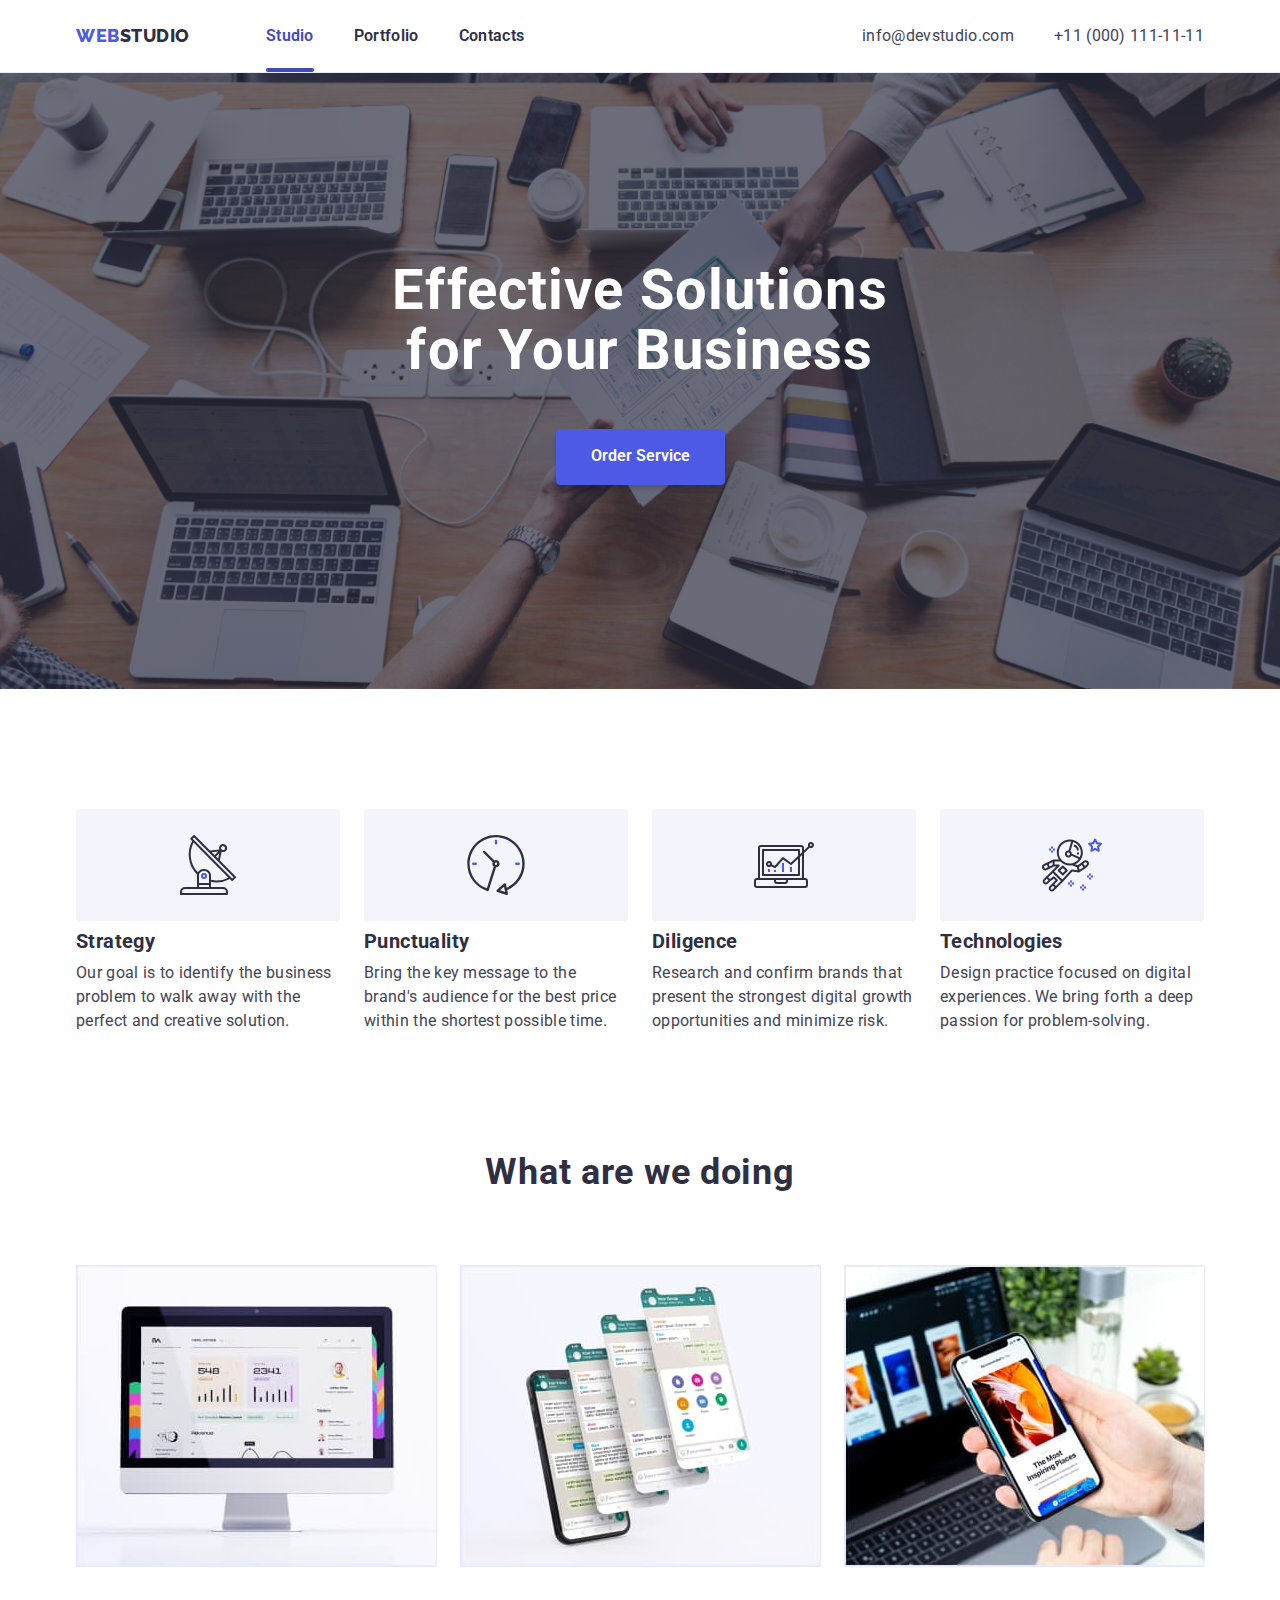
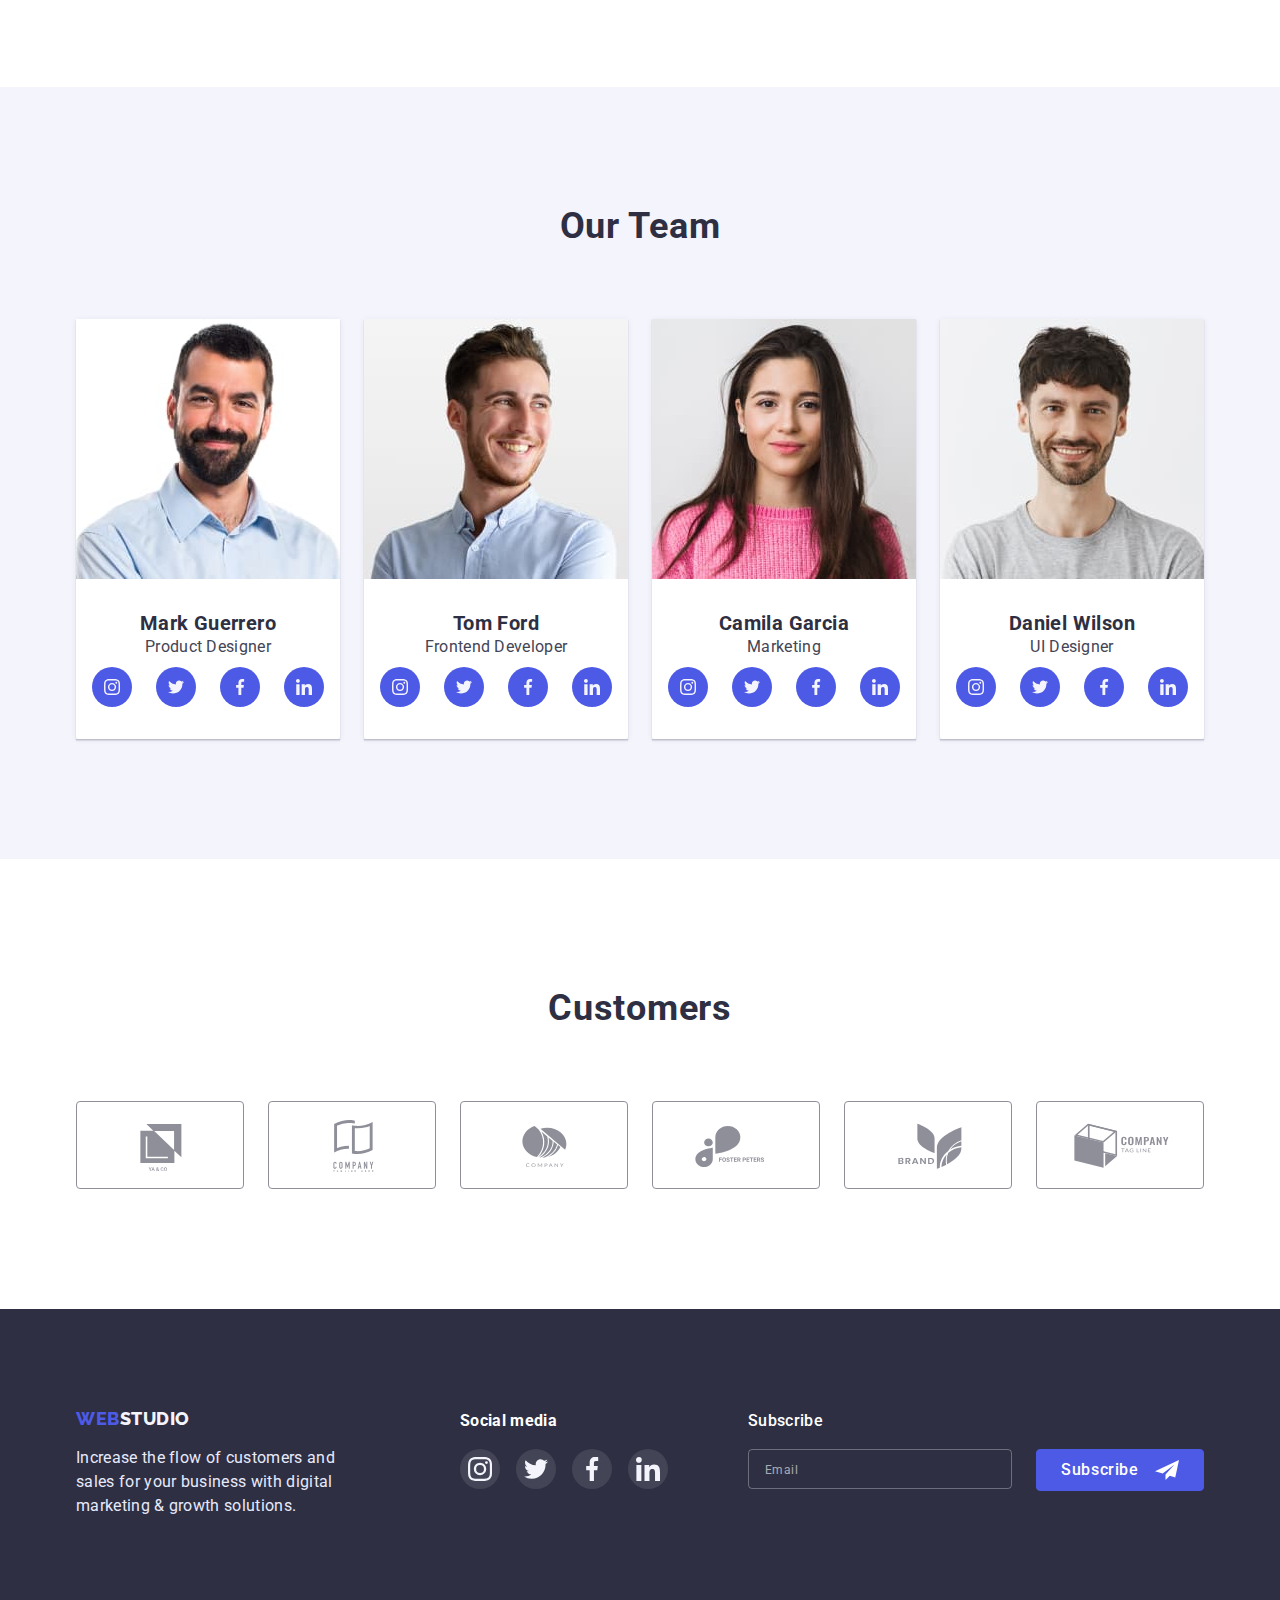
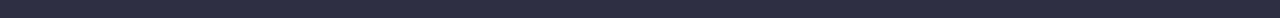
<file: index.html>
<!DOCTYPE html>
<html lang="en">
  <head>
    <meta charset="UTF-8" />
    <meta http-equiv="X-UA-Compatible" content="IE=edge" />
    <meta name="viewport" content="width=device-width, initial-scale=1.0" />
    <title>WebStudio</title>
    <link rel="preconnect" href="https://fonts.googleapis.com" />
    <link rel="preconnect" href="https://fonts.gstatic.com" crossorigin />
    <link
      href="https://fonts.googleapis.com/css2?family=Raleway:wght@800&family=Roboto:wght@400;500;700;900&display=swap"
      rel="stylesheet"
    />
    <link
      rel="stylesheet"
      href="https://cdnjs.cloudflare.com/ajax/libs/modern-normalize/1.0.0/modern-normalize.min.css"
    />
    <link rel="stylesheet" href="./css/styles.css" />
  </head>
  <body>
    <header class="header">
      <div class="container">
        <nav class="navigation">
          <a class="logo link" href="./index.html"
            ><span class="box-logo">web</span>studio</a
          >
          <ul class="header-list list">
            <li class="header-item">
              <a class="header-link link current" href="./index.html">Studio</a>
            </li>
            <li class="header-item">
              <a class="header-link link" href="./portfolio.html">Portfolio</a>
            </li>
            <li class="header-item">
              <a class="header-link link" href="">Contacts</a>
            </li>
          </ul>
        </nav>
        <ul class="contact list">
          <li class="contact-item">
            <a class="contact-link link" href="maito:info@devstudio.com"
              >info@devstudio.com</a
            >
          </li>
          <li class="contact-item">
            <a class="contact-link link" href="tel:+110001111111"
              >+11 (000) 111-11-11</a
            >
          </li>
        </ul>
      </div>
    </header>
    <main>
      <section class="hero">
        <div class="container">
          <h1 class="hero-title">Effective Solutions for Your Business</h1>
          <button type="button" class="heto-btn btn" data-modal-open>
            Order Service
          </button>
        </div>
      </section>
      <section class="main">
        <div class="container">
          <h2 class="visually-hidden">Solutions for Your Business</h2>
          <ul class="main-list list">
            <li class="main-item">
              <div class="feature-link lihk">
                <svg class="feature-icon" width="60" height="64">
                  <use href="./images/symbol-defs.svg#icon-antenna"></use>
                </svg>
              </div>
              <h3 class="main-pre-text">Strategy</h3>
              <p class="main-text">
                Our goal is to identify the business problem to walk away with
                the perfect and creative solution.
              </p>
            </li>
            <li class="main-item">
              <div class="feature-link lihk">
                <svg class="feature-icon" width="60" height="64">
                  <use href="./images/symbol-defs.svg#icon-clock"></use>
                </svg>
              </div>
              <h3 class="main-pre-text">Punctuality</h3>
              <p class="main-text">
                Bring the key message to the brand's audience for the best price
                within the shortest possible time.
              </p>
            </li>
            <li class="main-item">
              <div class="feature-link lihk">
                <svg class="feature-icon" width="60" height="64">
                  <use href="./images/symbol-defs.svg#icon-diagram"></use>
                </svg>
              </div>
              <h3 class="main-pre-text">Diligence</h3>
              <p class="main-text">
                Research and confirm brands that present the strongest digital
                growth opportunities and minimize risk.
              </p>
            </li>
            <li class="main-item">
              <div class="feature-link lihk">
                <svg class="feature-icon" width="60" height="64">
                  <use href="./images/symbol-defs.svg#icon-astronaut"></use>
                </svg>
              </div>
              <h3 class="main-pre-text">Technologies</h3>
              <p class="main-text">
                Design practice focused on digital experiences. We bring forth a
                deep passion for problem-solving.
              </p>
            </li>
          </ul>
        </div>
      </section>
      <section class="action">
        <div class="container">
          <h2 class="action-text">What are we doing</h2>
          <ul class="action-list list">
            <li class="action-photo">
              <img
                src="./images/computer.jpg"
                alt="Computer"
                width="360"
                height="300"
              />
            </li>
            <li class="action-photo">
              <img
                src="./images/phone.jpg"
                alt="Social Network"
                width="360"
                height="300"
              />
            </li>
            <li class="action-photo">
              <img
                src="./images/recommended.jpg"
                alt="Telephone"
                width="360"
                height="300"
              />
            </li>
          </ul>
        </div>
      </section>
      <section class="command">
        <div class="container">
          <h2 class="command-caption">Our Team</h2>
          <ul class="comand-list list">
            <li class="comand-item">
              <img
                src="./images/markguerrero.jpg"
                alt="Member of our team Mark Guerrero"
                width="264"
                height="260"
              />
              <div class="text-list">
                <h3 class="command-pre-text">Mark Guerrero</h3>
                <p class="command-text">Product Designer</p>
                <ul class="command-icon list">
                  <li class="command-icon-item">
                    <a href="#" class="command-icon-link link">
                      <svg width="16" height="16">
                        <use
                          href="./images/symbol-defs.svg#icon-instagram"
                        ></use>
                      </svg>
                    </a>
                  </li>
                  <li class="command-icon-item">
                    <a href="#" class="command-icon-link link">
                      <svg width="16" height="16">
                        <use href="./images/symbol-defs.svg#icon-twitter"></use>
                      </svg>
                    </a>
                  </li>
                  <li class="command-icon-item">
                    <a href="#" class="command-icon-link link">
                      <svg width="16" height="16">
                        <use
                          href="./images/symbol-defs.svg#icon-facebook"
                        ></use>
                      </svg>
                    </a>
                  </li>
                  <li class="command-icon-item">
                    <a href="#" class="command-icon-link link">
                      <svg width="16" height="16">
                        <use
                          href="./images/symbol-defs.svg#icon-linkedin"
                        ></use>
                      </svg>
                    </a>
                  </li>
                </ul>
              </div>
            </li>
            <li class="comand-item">
              <img
                src="./images/tomford.jpg"
                alt="Member of our team Tom Ford"
                width="264"
                height="260"
              />
              <div class="text-list">
                <h3 class="command-pre-text">Tom Ford</h3>
                <p class="command-text">Frontend Developer</p>
                <ul class="command-icon list">
                  <li class="command-icon-item">
                    <a href="#" class="command-icon-link link">
                      <svg width="16" height="16">
                        <use
                          href="./images/symbol-defs.svg#icon-instagram"
                        ></use>
                      </svg>
                    </a>
                  </li>
                  <li class="command-icon-item">
                    <a href="#" class="command-icon-link link">
                      <svg width="16" height="16">
                        <use href="./images/symbol-defs.svg#icon-twitter"></use>
                      </svg>
                    </a>
                  </li>
                  <li class="command-icon-item">
                    <a href="#" class="command-icon-link link">
                      <svg width="16" height="16">
                        <use
                          href="./images/symbol-defs.svg#icon-facebook"
                        ></use>
                      </svg>
                    </a>
                  </li>
                  <li class="command-icon-item">
                    <a href="#" class="command-icon-link link">
                      <svg width="16" height="16">
                        <use
                          href="./images/symbol-defs.svg#icon-linkedin"
                        ></use>
                      </svg>
                    </a>
                  </li>
                </ul>
              </div>
            </li>
            <li class="comand-item">
              <img
                src="./images/camilagarcia.jpg"
                alt="Member of our team Camila Garcia"
                width="264"
                height="260"
              />
              <div class="text-list">
                <h3 class="command-pre-text">Camila Garcia</h3>
                <p class="command-text">Marketing</p>

                <ul class="command-icon list">
                  <li class="command-icon-item">
                    <a href="#" class="command-icon-link link">
                      <svg width="16" height="16">
                        <use
                          href="./images/symbol-defs.svg#icon-instagram"
                        ></use>
                      </svg>
                    </a>
                  </li>
                  <li class="command-icon-item">
                    <a href="#" class="command-icon-link link">
                      <svg width="16" height="16">
                        <use href="./images/symbol-defs.svg#icon-twitter"></use>
                      </svg>
                    </a>
                  </li>
                  <li class="command-icon-item">
                    <a href="#" class="command-icon-link link">
                      <svg width="16" height="16">
                        <use
                          href="./images/symbol-defs.svg#icon-facebook"
                        ></use>
                      </svg>
                    </a>
                  </li>
                  <li class="command-icon-item">
                    <a href="#" class="command-icon-link link">
                      <svg width="16" height="16">
                        <use
                          href="./images/symbol-defs.svg#icon-linkedin"
                        ></use>
                      </svg>
                    </a>
                  </li>
                </ul>
              </div>
            </li>
            <li class="comand-item">
              <img
                src="./images/danielwilson.jpg"
                alt="Member of our team Daniel Wilson"
                width="264"
                height="260"
              />
              <div class="text-list">
                <h3 class="command-pre-text">Daniel Wilson</h3>
                <p class="command-text">UI Designer</p>
                <ul class="command-icon list">
                  <li class="command-icon-item">
                    <a href="#" class="command-icon-link link">
                      <svg width="16" height="16">
                        <use
                          href="./images/symbol-defs.svg#icon-instagram"
                        ></use>
                      </svg>
                    </a>
                  </li>
                  <li class="command-icon-item">
                    <a href="#" class="command-icon-link link">
                      <svg width="16" height="16">
                        <use href="./images/symbol-defs.svg#icon-twitter"></use>
                      </svg>
                    </a>
                  </li>
                  <li class="command-icon-item">
                    <a href="#" class="command-icon-link link">
                      <svg width="16" height="16">
                        <use
                          href="./images/symbol-defs.svg#icon-facebook"
                        ></use>
                      </svg>
                    </a>
                  </li>
                  <li class="command-icon-item">
                    <a href="#" class="command-icon-link link">
                      <svg width="16" height="16">
                        <use
                          href="./images/symbol-defs.svg#icon-linkedin"
                        ></use>
                      </svg>
                    </a>
                  </li>
                </ul>
              </div>
            </li>
          </ul>
        </div>
      </section>
      <section class="section-container">
        <div class="container">
          <h2 class="customers">Customers</h2>
          <ul class="customers-list list">
            <li class="customers-item">
              <a href="#" class="customers-link link">
                <svg class="customers-icon" width="104px" height="56px">
                  <use href="./images/symbol-defs.svg#icon-ya"></use>
                </svg>
              </a>
            </li>
            <li class="customers-item">
              <a href="#" class="customers-link link">
                <svg width="104" height="56">
                  <use
                    class="customers-icon"
                    href="./images/symbol-defs.svg#icon-companyth"
                  ></use>
                </svg>
              </a>
            </li>
            <li class="customers-item">
              <a href="#" class="customers-link link">
                <svg width="104" height="56">
                  <use
                    class="customers-icon"
                    href="./images/symbol-defs.svg#icon-company"
                  ></use>
                </svg>
              </a>
            </li>
            <li class="customers-item">
              <a href="#" class="customers-link link">
                <svg width="104" height="56">
                  <use
                    class="customers-icon"
                    href="./images/symbol-defs.svg#icon-foster"
                  ></use>
                </svg>
              </a>
            </li>
            <li class="customers-item">
              <a href="#" class="customers-link link">
                <svg class="customers-icon" width="104" height="56">
                  <use href="./images/symbol-defs.svg#icon-brand"></use>
                </svg>
              </a>
            </li>
            <li class="customers-item">
              <a href="#" class="customers-link link">
                <svg class="customers-icon" width="104" height="56">
                  <use href="./images/symbol-defs.svg#icon-companytl"></use>
                </svg>
              </a>
            </li>
          </ul>
        </div>
      </section>
    </main>
    <footer class="footer">
      <div class="container">
        <div class="footer-text">
          <a class="log link" href="./index.html">
            <span class="box-log">web</span>studio</a
          >
          <p class="footer-title">
            Increase the flow of customers and sales for your business with
            digital marketing & growth solutions.
          </p>
        </div>
        <div class="footer-social">
          <h2 class="social-text">Social media</h2>
          <ul class="social-media-list list">
            <li class="social-media-item">
              <a href="#" class="social-media-link link">
                <svg width="24" height="24">
                  <use href="./images/symbol-defs.svg#icon-instagram"></use>
                </svg>
              </a>
            </li>
            <li class="social-media-item">
              <a href="#" class="social-media-link link">
                <svg width="24" height="24">
                  <use href="./images/symbol-defs.svg#icon-twitter"></use>
                </svg>
              </a>
            </li>
            <li class="social-media-item">
              <a href="#" class="social-media-link link">
                <svg width="24" height="24">
                  <use href="./images/symbol-defs.svg#icon-facebook"></use>
                </svg>
              </a>
            </li>
            <li class="social-media-item">
              <a href="#" class="social-media-link link">
                <svg width="24" height="24">
                  <use href="./images/symbol-defs.svg#icon-linkedin"></use>
                </svg>
              </a>
            </li>
          </ul>
        </div>
        <div class="subscribe-footer">
          <p for="email" class="subscribe-text">Subscribe</p>
          <form class="subscribe-wrap">
            <label class="">
              <input
                id="email"
                class="subscribe-input"
                name="user-email"
                type="email"
                placeholder="Email"
              />
            </label>
            <button class="subscribe-btn" type="submit">Subscribe</button>
          </form>
        </div>
      </div>
    </footer>
    <div class="backdrop is-hidden" data-modal>
      <div class="modal">
        <button class="backdrop-btn" data-modal-close type="button">
          <svg class="backdrop-img" width="8" height="8">
            <use href="./images/symbol-defs.svg#icon-Vector"></use>
          </svg>
        </button>
        <p class="modal-text">Leave your contacts and we will call you back</p>
        <form class="modal-form">
          <div class="modal-field">
            <label for="user-name" class="user-text">Name</label>
            <div class="modal-img">
              <input
                class="modal-input"
                id="user-name"
                name="user-name"
                type="text"
                pattern="[a-zA-Zа-яА-ЯіІїЇ]+$"
                minlength="2"
                required
              />
              <svg class="input-img" width="12" height="12">
                <use href="./images/symbol-defs.svg#icon-name"></use>
              </svg>
            </div>
          </div>
          <div class="modal-field">
            <label for="user-tel" class="user-text">Phone</label>
            <div class="modal-img">
              <input
                class="modal-input"
                id="user-tel"
                name="user-tel"
                type="tel"
                pattern="[0-9]{3}-[0-9]{3}-[0-9]{2}-[0-9]{2}"
                title="xxx-xxx-xx-xx"
                required
              />
              <svg class="input-img" width="12" height="12">
                <use href="./images/symbol-defs.svg#icon-tel"></use>
              </svg>
            </div>
          </div>
          <div class="modal-field">
            <label for="user-email" class="user-text">Email</label>
            <div class="modal-img">
              <input
                class="modal-input"
                id="user-email"
                name="user-email"
                type="email"
                required
              />
              <svg class="input-img" width="12" height="12">
                <use href="./images/symbol-defs.svg#icon-email"></use>
              </svg>
            </div>
          </div>
          <div class="modal-field">
            <label for="user-content" class="user-text">Comment</label>
            <textarea
              class="modal-content"
              id="user-content"
              name="user-content"
              placeholder="Text input"
            ></textarea>
          </div>
          <div class="privacy-wrap">
            <input
              class="privacy-input visually-hidden"
              id="privacy"
              name="privacy"
              type="checkbox"
            />
            <label for="privacy" class="privacy-text"
              ><span class="privacy-icon">
                <svg class="check-icon" width="10" height="8">
                  <use href="./images/symbol-defs.svg#icon-privacy"></use>
                </svg>
              </span>
              I accept the terms and conditions of the&nbsp;
              <a class="privacy-link" href="">Privacy Policy</a></label
            >
          </div>
          <div class="input-btn-wrap">
            <button class="input-btn" type="submit">Send</button>
          </div>
        </form>
      </div>
    </div>
    <script src="./js/modal.js"></script>
  </body>
</html>
</file>
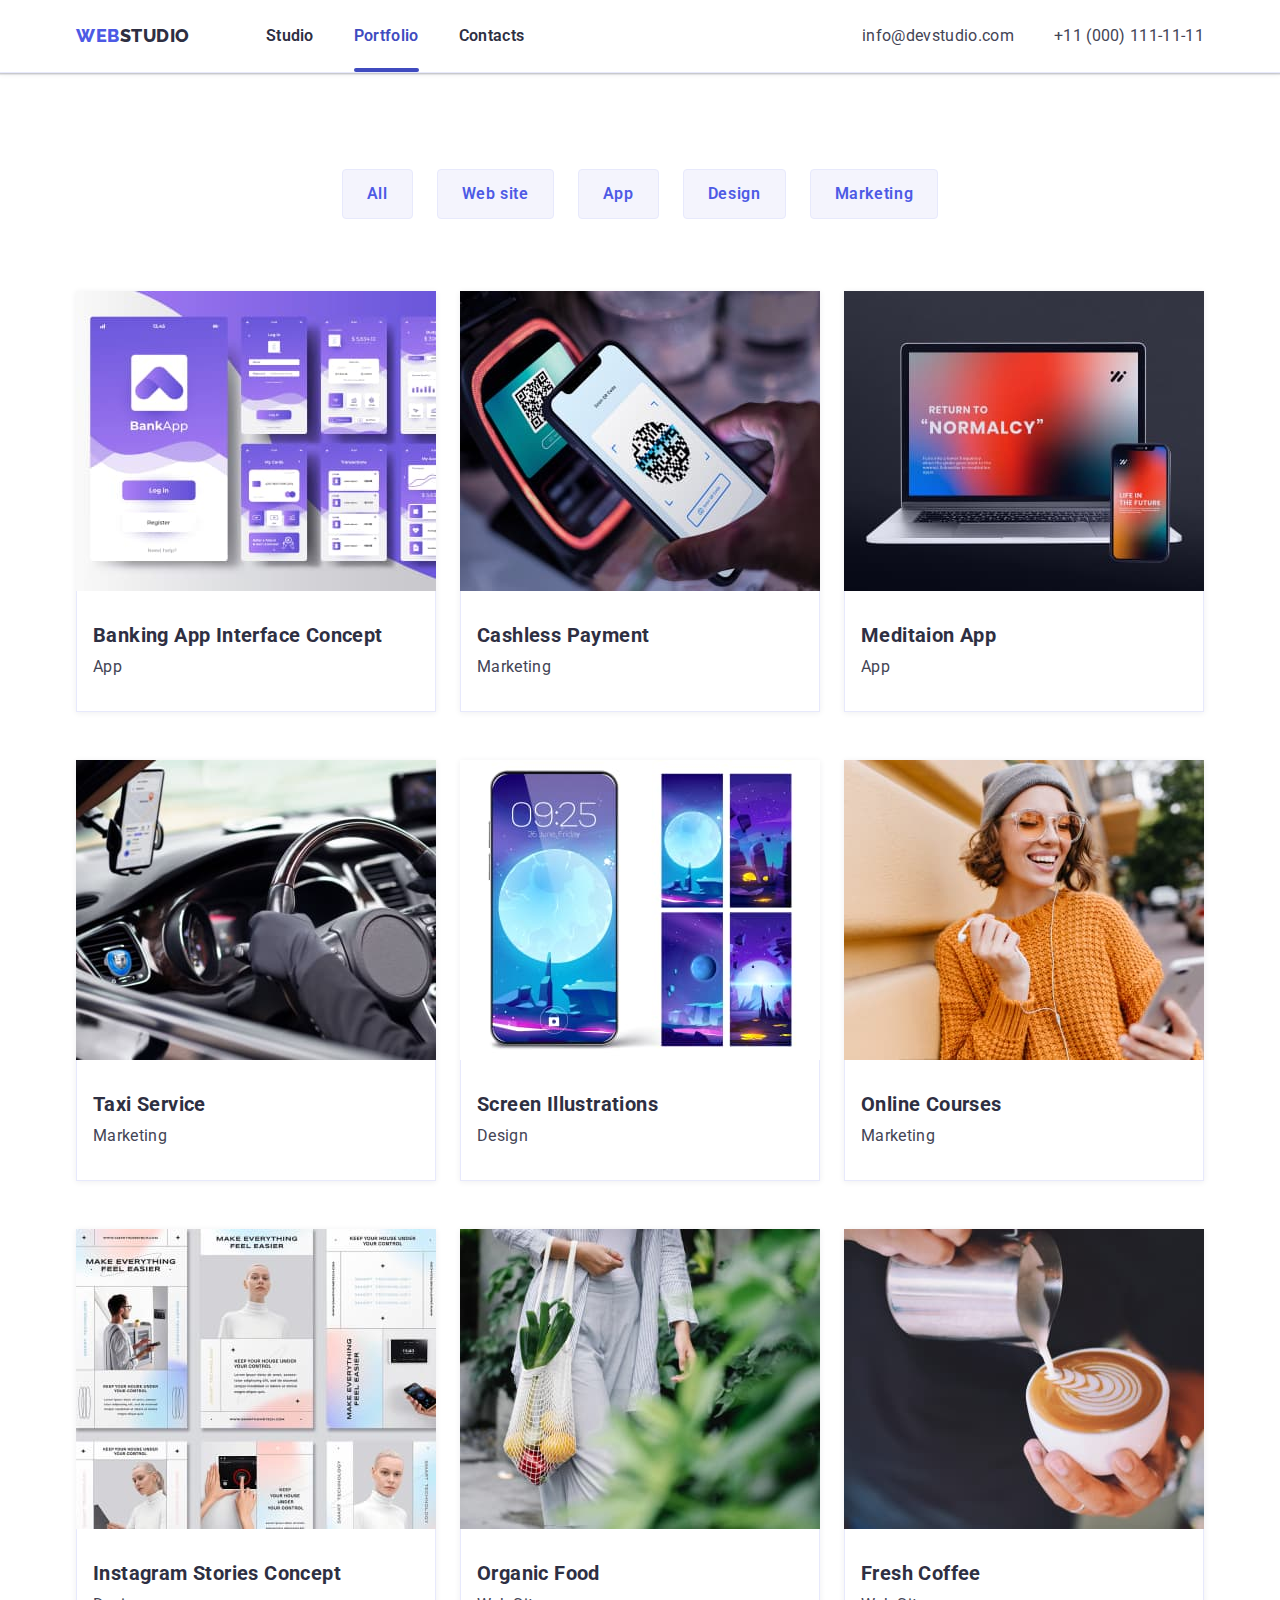
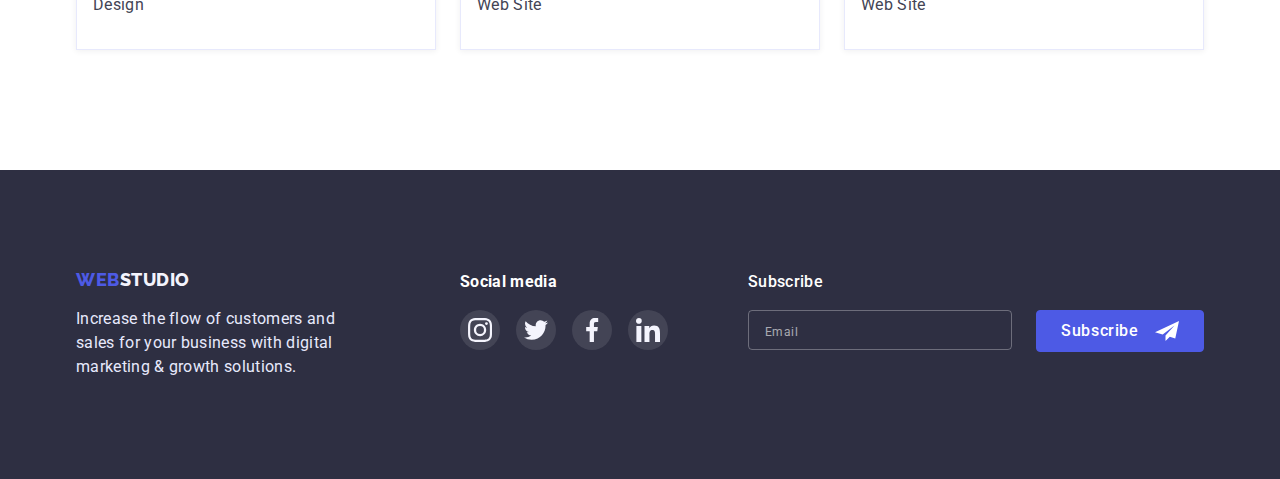
<file: portfolio.html>
<!DOCTYPE html>
<html lang="en">
  <head>
    <meta charset="UTF-8" />
    <meta http-equiv="X-UA-Compatible" content="IE=edge" />
    <meta name="viewport" content="width=device-width, initial-scale=1.0" />
    <title>WebStudio</title>
    <link rel="preconnect" href="https://fonts.googleapis.com" />
    <link rel="preconnect" href="https://fonts.gstatic.com" crossorigin />
    <link
      href="https://fonts.googleapis.com/css2?family=Raleway:wght@800&family=Roboto:wght@400;500;700;900&display=swap"
      rel="stylesheet"
    />
    <link
      rel="stylesheet"
      href="https://cdnjs.cloudflare.com/ajax/libs/modern-normalize/1.0.0/modern-normalize.min.css"
    />
    <link rel="stylesheet" href="./css/styles.css" />
  </head>
  <body>
    <header class="header">
      <div class="container">
        <nav class="navigation">
          <a class="logo link" href="./index.html"
            ><span class="box-logo">web</span>studio</a
          >
          <ul class="header-list list">
            <li class="header-item">
              <a class="header-link link" href="./index.html">Studio</a>
            </li>
            <li class="header-item">
              <a class="header-link link current" href="./portfolio.html"
                >Portfolio</a
              >
            </li>
            <li class="header-item">
              <a class="header-link link" href="">Contacts</a>
            </li>
          </ul>
        </nav>
        <ul class="contact list">
          <li class="contact-item">
            <a class="contact-link link" href="maito:info@devstudio.com"
              >info@devstudio.com</a
            >
          </li>
          <li class="contact-item">
            <a class="contact-link link" href="tel:+110001111111"
              >+11 (000) 111-11-11</a
            >
          </li>
        </ul>
      </div>
    </header>
    <main>
      <section class="portfolio">
        <div class="container">
          <h1 class="visually-hidden">Portfolio</h1>
          <ul class="princes list">
            <li class="princes-item">
              <button class="princes-btn btn" type="button">All</button>
            </li>
            <li class="princes-item">
              <button class="princes-btn" type="button">Web site</button>
            </li>
            <li class="princes-item">
              <button class="princes-btn" type="button">App</button>
            </li>
            <li class="princes-item">
              <button class="princes-btn" type="button">Design</button>
            </li>
            <li class="princes-item">
              <button class="princes-btn" type="button">Marketing</button>
            </li>
          </ul>
          <ul class="picture-list list">
            <li class="picture-item">
              <a href="#" class="about-icon link"
                ><div class="about-icon-wrap">
                  <img
                    src="./images/portfolio-1.jpg"
                    alt="banking app design"
                    width="360"
                    height="300"
                  />
                  <p class="about-wrap">
                    14 Stylish and User-Friendly App Design Concepts · Task
                    Manager App · Calorie Tracker App · Exotic Fruit Ecommerce
                    App · Cloud Storage App
                  </p>
                </div>
                <div class="word">
                  <h2 class="picture-pre-text">
                    Banking App Interface Concept
                  </h2>
                  <p class="picture-text">App</p>
                </div>
              </a>
            </li>
            <li class="picture-item">
              <a href="#" class="about-icon link">
                <div class="about-icon-wrap">
                  <img
                    src="./images/portfolio-2.jpg"
                    alt="scanning a QR code"
                    width="360"
                    height="300"
                  />
                  <p class="about-wrap">
                    14 Stylish and User-Friendly App Design Concepts · Task
                    Manager App · Calorie Tracker App · Exotic Fruit Ecommerce
                    App · Cloud Storage App
                  </p>
                </div>
                <div class="word">
                  <h2 class="picture-pre-text">Cashless Payment</h2>
                  <p class="picture-text">Marketing</p>
                </div>
              </a>
            </li>
            <li class="picture-item">
              <a href="#" class="about-icon link">
                <div class="about-icon-wrap">
                  <img
                    src="./images/portfolio-3.jpg"
                    alt="website open on laptop and phone"
                    width="360"
                    height="300"
                  />
                  <p class="about-wrap">
                    14 Stylish and User-Friendly App Design Concepts · Task
                    Manager App · Calorie Tracker App · Exotic Fruit Ecommerce
                    App · Cloud Storage App
                  </p>
                </div>
                <div class="word">
                  <h2 class="picture-pre-text">Meditaion App</h2>
                  <p class="picture-text">App</p>
                </div>
              </a>
            </li>
            <li class="picture-item link">
              <a href="#" class="about-icon link"
                ><div class="about-icon-wrap">
                  <img
                    src="./images/portfolio-4.jpg"
                    alt="driver's seat in the car"
                    width="360"
                    height="300"
                  />
                  <p class="about-wrap">
                    14 Stylish and User-Friendly App Design Concepts · Task
                    Manager App · Calorie Tracker App · Exotic Fruit Ecommerce
                    App · Cloud Storage App
                  </p>
                </div>
                <div class="word">
                  <h2 class="picture-pre-text">Taxi Service</h2>
                  <p class="picture-text">Marketing</p>
                </div>
              </a>
            </li>
            <li class="picture-item">
              <a href="#" class="about-icon link"
                ><div class="about-icon-wrap">
                  <img
                    src="./images/portfolio-5.jpg"
                    alt="phone wallpaper"
                    width="360"
                    height="300"
                  />
                  <p class="about-wrap">
                    14 Stylish and User-Friendly App Design Concepts · Task
                    Manager App · Calorie Tracker App · Exotic Fruit Ecommerce
                    App · Cloud Storage App
                  </p>
                </div>
                <div class="word">
                  <h2 class="picture-pre-text">Screen Illustrations</h2>
                  <p class="picture-text">Design</p>
                </div>
              </a>
            </li>
            <li class="picture-item">
              <a href="#" class="about-icon link"
                ><div class="about-icon-wrap">
                  <img
                    src="./images/portfolio-6.jpg"
                    alt="happy girl in headphones"
                    width="360"
                    height="300"
                  />
                  <p class="about-wrap">
                    14 Stylish and User-Friendly App Design Concepts · Task
                    Manager App · Calorie Tracker App · Exotic Fruit Ecommerce
                    App · Cloud Storage App
                  </p>
                </div>
                <div class="word">
                  <h2 class="picture-pre-text">Online Courses</h2>
                  <p class="picture-text">Marketing</p>
                </div>
              </a>
            </li>
            <li class="picture-item">
              <a href="#" class="about-icon link"
                ><div class="about-icon-wrap">
                  <img
                    src="./images/portfolio-7.jpg"
                    alt="instagram ad layout"
                    width="360"
                    height="300"
                  />
                  <p class="about-wrap link">
                    14 Stylish and User-Friendly App Design Concepts · Task
                    Manager App · Calorie Tracker App · Exotic Fruit Ecommerce
                    App · Cloud Storage App
                  </p>
                </div>
                <div class="word">
                  <h2 class="picture-pre-text">Instagram Stories Concept</h2>
                  <p class="picture-text">Design</p>
                </div>
              </a>
            </li>
            <li class="picture-item">
              <a href="#" class="about-icon link"
                ><div class="about-icon-wrap">
                  <img
                    src="./images/portfolio-8.jpg"
                    alt="grocery bag"
                    width="360"
                    height="300"
                  />
                  <p class="about-wrap link">
                    14 Stylish and User-Friendly App Design Concepts · Task
                    Manager App · Calorie Tracker App · Exotic Fruit Ecommerce
                    App · Cloud Storage App
                  </p>
                </div>
                <div class="word">
                  <h2 class="picture-pre-text">Organic Food</h2>
                  <p class="picture-text">Web Site</p>
                </div>
              </a>
            </li>
            <li class="picture-item">
              <a href="#" class="about-icon link"
                ><div class="about-icon-wrap">
                  <img
                    src="./images/portfolio-9.jpg"
                    alt="making coffee with milk"
                    width="360"
                    height="300"
                  />
                  <p class="about-wrap link">
                    14 Stylish and User-Friendly App Design Concepts · Task
                    Manager App · Calorie Tracker App · Exotic Fruit Ecommerce
                    App · Cloud Storage App
                  </p>
                </div>
                <div class="word">
                  <h2 class="picture-pre-text">Fresh Coffee</h2>
                  <p class="picture-text">Web Site</p>
                </div>
              </a>
            </li>
          </ul>
        </div>
      </section>
    </main>
    <footer class="footer">
      <div class="container">
        <div class="footer-text">
          <a class="log link" href="./index.html">
            <span class="box-log">web</span>studio</a
          >
          <p class="footer-title">
            Increase the flow of customers and sales for your business with
            digital marketing & growth solutions.
          </p>
        </div>
        <div class="footer-social">
          <h2 class="social-text">Social media</h2>
          <ul class="social-media-list list">
            <li class="social-media-item">
              <a href="#" class="social-media-link link">
                <svg width="24" height="24">
                  <use href="./images/symbol-defs.svg#icon-instagram"></use>
                </svg>
              </a>
            </li>
            <li class="social-media-item">
              <a href="#" class="social-media-link link">
                <svg width="24" height="24">
                  <use href="./images/symbol-defs.svg#icon-twitter"></use>
                </svg>
              </a>
            </li>
            <li class="social-media-item">
              <a href="#" class="social-media-link link">
                <svg width="24" height="24">
                  <use href="./images/symbol-defs.svg#icon-facebook"></use>
                </svg>
              </a>
            </li>
            <li class="social-media-item">
              <a href="#" class="social-media-link link">
                <svg width="24" height="24">
                  <use href="./images/symbol-defs.svg#icon-linkedin"></use>
                </svg>
              </a>
            </li>
          </ul>
        </div>
        <div class="subscribe-footer">
          <p for="email" class="subscribe-text">Subscribe</p>
          <form class="subscribe-wrap">
            <label class="">
              <input
                class="subscribe-input"
                name="user-email"
                type="email"
                placeholder="Email"
              />
            </label>
            <button class="subscribe-btn" type="submit">Subscribe</button>
          </form>
        </div>
      </div>
    </footer>
  </body>
</html>
</file>
<file: css/styles.css>
p,
h1,
h2,
h3 {
  margin: 0;
}

ul {
  margin: 0;
  padding-left: 0;
}

img {
  display: block;
}

:root {
  --brand-color: #2e2f42;
  --text-color: #ffffff;
  --caption-color: #434455;
  --font-size: 16px;
  --text: "Raleway", sans-serif;
  --size-text: 800;
  --transition: 250ms cubic-bezier(0.4, 0, 0.2, 1);
}

body {
  font-family: "Roboto", sans-serif;
  background: #ffffff;
  color: #2e2f42;
}

.container {
  width: 1158px;
  padding-left: 15px;
  padding-right: 15px;
  margin: 0 auto;
}

.visually-hidden {
  position: absolute;
  width: 1px;
  height: 1px;
  margin: -1px;
  border: 0;
  padding: 0;
  white-space: nowrap;
  clip-path: inset(100%);
  clip: rect(0 0 0 0);
  overflow: hidden;
}

.link {
  text-decoration: none;
}

.list {
  list-style: none;
}

/* -----------HEADER--------- */

.header {
  padding-top: 24px;
  padding-bottom: 24px;
  border-bottom: 1px solid #e7e9fc;
  box-shadow: 0px 2px 1px rgba(46, 47, 66, 0.08),
    0px 1px 1px rgba(46, 47, 66, 0.16), 0px 1px 6px rgba(46, 47, 66, 0.08);
}

.navigation {
  display: flex;
  align-items: center;
}

.header>.container {
  display: flex;
  align-items: center;
}

.logo {
  font-family: var(--text);
  font-weight: var(--size-text);
  font-size: 18px;
  line-height: 1.33;
  letter-spacing: 0.03em;
  text-transform: uppercase;
  color: var(--brand-color);
  margin-right: 76px;
}

.box-logo {
  font-family: var(--text);
  font-weight: var(--size-text);
  font-size: 18px;
  line-height: 1.33;
  letter-spacing: 0.03em;
  text-transform: uppercase;
  color: #4d5ae5;
}

.header-list {
  display: flex;
  gap: 40px;
}

.header-link {
  font-weight: 600;
  font-size: var(--font-size);
  line-height: 1.5;
  letter-spacing: 0.02em;
  color: #2e2f42;
  transition-property: color;
  transition-duration: 250ms;
  transition-timing-function: cubic-bezier(0.4, 0, 0.2, 1);
}

.header-item {
  position: relative;
}

.header-link.current {
  color: #404bbf;
}

.header-link.current::after {
  content: "";
  position: absolute;
  left: 0;
  bottom: -100%;
  width: 100%;
  height: 4px;
  border-radius: 2px;
  display: block;
  background-color: #404bbf;
}

.header-link:hover,
.header-link:focus {
  color: #404bbf;
}

.contact {
  display: flex;
  margin-left: auto;
}

.contact-link {
  font-size: var(--font-size);
  line-height: 1.5;
  letter-spacing: 0.02em;
  color: var(--caption-color);
  transition: color var(--transition);
}

.contact-link:hover,
.contact-link:focus {
  color: #404bbf;
}

.contact-item:not(:last-child) {
  margin-right: 40px;
}

/* ----------HERO------------- */
.hero {
  background-color: var(--brand-color);
  padding-top: 188px;
  padding-bottom: 204px;
  background-image: linear-gradient(rgba(46, 47, 66, 0.7),
      rgba(46, 47, 66, 0.7)),
    url(../images/hero.png);
  background-repeat: no-repeat;
  background-position: center;
  background-size: cover;
  max-width: 1440px;
  margin: 0 auto;
}

.hero-title {
  font-size: 56px;
  line-height: 1.07;
  text-align: center;
  color: var(--text-color);
  letter-spacing: 0.02em;
  margin-bottom: 48px;
  max-width: 496px;
  margin-right: auto;
  margin-left: auto;
}

.hero>.container {
  text-align: center;
}

.heto-btn {
  font-family: inherit;
  font-weight: 600;
  font-size: var(--font-size);
  line-height: 1.18;
  cursor: pointer;
  min-width: 169px;
  min-height: 56px;
  background: #4d5ae5;
  color: var(--text-color);
  border-radius: 4px;
  border: 1px solid #4d5ae5;
  padding: 16px 32px;
  box-shadow: 0px 4px 4px rgba(0, 0, 0, 0.15);
  transition: background var(--transition), border var(--transition),
    box-shadow var(--transition);
}

.heto-btn:hover,
.heto-btn:focus {
  background: #404bbf;
  border: 1px solid #404bbf;
  box-shadow: 0px 4px 4px rgba(0, 0, 0, 0.15);
}

/* -------------MAIN------------- */
.main {
  padding-top: 120px;
  padding-bottom: 120px;
}

.feature-link {
  width: 264px;
  height: 112px;
  background: #f4f4fd;
  border-radius: 4px;
  display: flex;
  justify-content: center;
  align-items: center;
  margin-bottom: 8px;
}

.main-list {
  display: flex;
  gap: 24px;
}

.main-item {
  width: calc((100% - 72px) / 4);
}

.main-pre-text {
  font-size: 20px;
  line-height: 1.2;
  letter-spacing: 0.02em;
  margin-bottom: 8px;
}

.main-text {
  font-size: 16px;
  line-height: 1.5;
  letter-spacing: 0.02em;
  color: var(--caption-color);
}

/* ----------ACTION------ */
.action {
  padding-bottom: 120px;
}

.action-text {
  font-size: 36px;
  line-height: 1.11;
  text-align: center;
  letter-spacing: 0.02em;
  margin-bottom: 72px;
}

.action-list {
  display: flex;
  gap: 24px;
}

.action-photo {
  width: calc((100% - 48px) / 3);
  border: 1px solid #e7e9fc;
}

/* ------------OUR TEAM--------- */
.command {
  background: #f4f4fd;
  padding-top: 120px;
  padding-bottom: 120px;
}

.command-caption {
  font-size: 36px;
  line-height: 1.11;
  text-align: center;
  letter-spacing: 0.02em;
  margin-bottom: 72px;
}

.comand-list {
  display: flex;
  gap: 24px;
}

.comand-item {
  width: calc((100%-72px) / 4);
  box-shadow: 0px 1px 6px rgba(46, 47, 66, 0.08),
    0px 1px 1px rgba(46, 47, 66, 0.16), 0px 2px 1px rgba(46, 47, 66, 0.08);
}

.command-pre-text {
  font-size: 20px;
  line-height: 1.2;
  text-align: center;
  letter-spacing: 0.02em;
}

.command-text {
  font-size: var(--font-size);
  line-height: 1.5;
  text-align: center;
  letter-spacing: 0.02em;
  color: var(--caption-color);
}

.text-list {
  border-radius: 0px 0px 4px 4px;
  background-color: #fff;
  width: 264px;
  padding: 32px 16px;
}

.command-icon {
  display: flex;
  gap: 24px;
  margin-top: 8px;
}

.command-icon-item {
  width: 40px;
  height: 40px;
}

.command-icon-link {
  width: 100%;
  height: 100%;
  display: flex;
  justify-content: center;
  align-items: center;
  background: #4d5ae5;
  border-radius: 50%;
  fill: #f4f4fd;
  transition: background var(--transition);
}

.command-icon-link:hover,
.command-icon-link:focus {
  background: #404bbf;
}

/* ----------CUSTOMERS------------- */
.section-container {
  padding-top: 130px;
  padding-bottom: 120px;
}

.customers {
  font-size: 36px;
  line-height: 1.11;
  text-align: center;
  letter-spacing: 0.02em;
  text-transform: capitalize;
  color: #2e2f42;
  margin-bottom: 72px;
}

.customers-list {
  display: flex;
  gap: 24px;
}

.customers-item {
  width: calc((100% - 120px) / 6);
  height: 88px;
}

.customers-link {
  width: 100%;
  height: 100%;
  display: flex;
  justify-content: center;
  align-items: center;
  border: 1px solid #8e8f99;
  fill: #8e8f99;
  border-radius: 4px;
  transition: border-color var(--transition), fill var(--transition);
}

.customers-link:hover,
.customers-link:focus {
  border-color: #404bbf;
}

.customers-link:hover,
.customers-link:focus .customers-icon {
  fill: #404bbf;
}

/* ---------FOOTER----------*/
.footer>.container {
  display: flex;
  /* margin-left: 120px;
  margin-right: 80px; */
  /* gap: 120px; */
}

.footer {
  background: #2e2f42;
  padding-top: 100px;
  padding-bottom: 100px;
}

.log {
  font-family: var(--text);
  font-weight: var(--size-text);
  font-size: 18px;
  line-height: 1.16;
  letter-spacing: 0.03em;
  text-transform: uppercase;
  color: #f4f4fd;
}

.box-log {
  font-family: var(--text);
  font-weight: var(--size-text);
  font-size: 18px;
  line-height: 1.16;
  letter-spacing: 0.03em;
  text-transform: uppercase;
  color: #4d5ae5;
}

.footer-title {
  font-size: var(--font-size);
  line-height: 1.5;
  letter-spacing: 0.02em;
  color: #e7e9fc;
  margin-top: 16px;
  max-width: 264px;
}

.footer-social {
  margin-left: 120px;
  margin-right: 80px;
}

.social-media-list {
  display: flex;
  gap: 16px;
  margin-top: 16px;
}

.social-media-item {
  width: 40px;
  height: 40px;
}

.social-media-link {
  width: 100%;
  height: 100%;
  display: flex;
  align-items: center;
  justify-content: center;
  border-radius: 50%;
  background-color: rgba(255, 255, 255, 0.1);
  fill: #f4f4fd;
  transition: background-color var(--transition);
}

.social-media-link:hover,
.social-media-link:focus {
  background-color: #31d0aa;
}

.social-text {
  font-size: 16px;
  line-height: 1.5;
  letter-spacing: 0.02em;
  color: #ffffff;
}

.subscribe-wrap {
  display: flex;
  justify-content: center;
  gap: 24px;
}

.subscribe-text {
  font-family: "Roboto", sans-serif;
  font-style: normal;
  font-weight: 500;
  font-size: 16px;
  line-height: 1.5;
  letter-spacing: 0.02em;
  color: #ffffff;
  margin-bottom: 16px;
  display: block;
}

.subscribe-input {
  width: 264px;
  height: 40px;
  border: 1px solid rgba(255, 255, 255, 0.3);
  background-color: transparent;
  outline: none;
  border-radius: 4px;
  padding-top: 8px;
  padding-bottom: 8px;
  padding-left: 16px;
  color: #FFFFFF;
}

.subscribe-input::placeholder {
  font-family: "Roboto", sans-serif;
  font-weight: 400;
  font-size: 12px;
  line-height: 2;
  letter-spacing: 0.04em;
  color: rgba(255, 255, 255, 0.6);
}

.subscribe-btn {
  padding: 8px 64px 8px 24px;
  font-family: "Roboto", sans-serif;
  font-style: normal;
  font-weight: 500;
  font-size: 16px;
  line-height: 1.5;
  letter-spacing: 0.04em;
  color: #ffffff;
  background: #4d5ae5;
  border: 1px solid #4d5ae5;
  border-radius: 4px;
  position: relative;
  cursor: pointer;
}



.subscribe-btn::after {
  content: "";
  width: 24px;
  height: 20px;
  background-image: url(../images/btn-email.svg);
  position: absolute;
  top: 50%;
  right: 24px;
  transform: translateY(-50%);
}

/* --------PORTFOLIO------- */
.portfolio {
  padding-top: 96px;
  padding-bottom: 120px;
}

.princes {
  margin-bottom: 72px;
  display: flex;
  justify-content: center;
  gap: 24px;
}

.princes-btn {
  font-family: inherit;
  font-weight: 600;
  font-size: var(--font-size);
  line-height: 1.5;
  text-align: center;
  letter-spacing: 0.04em;
  background: #f4f4fd;
  color: #4d5ae5;
  cursor: pointer;
  min-height: 48px;
  border: 1px solid #e7e9fc;
  border-radius: 4px;
  padding: 12px 24px;
  transition: background var(--transition), color var(--transition),
    border var(--transition), box-shadow var(--transition);
}

.princes-btn:hover,
.princes-btn:focus {
  background: #404bbf;
  color: #ffffff;
  border: 1px solid #404bbf;
  box-shadow: 0px 3px 1px rgba(0, 0, 0, 0.1), 0px 2px 1px rgba(0, 0, 0, 0.08),
    0px 2px 2px rgba(0, 0, 0, 0.12);
}

/* --------PICTURE------ */
.picture-list {
  display: flex;
  flex-wrap: wrap;
  row-gap: 48px;
  column-gap: 24px;
}

.picture-item {
  background: #ffffff;
  width: calc((100% - 48px) / 3);
  box-shadow: 0px 1px 6px rgba(46, 47, 66, 0.08);
  transition: box-shadow var(--transition);
}

.picture-item:hover,
.picture-item:focus {
  box-shadow: 0px 1px 6px rgba(46, 47, 66, 0.08),
    0px 1px 1px rgba(46, 47, 66, 0.16), 0px 2px 1px rgba(46, 47, 66, 0.08)
}

.picture-pre-text {
  color: #2e2f42;
  font-size: 20px;
  line-height: 1.2;
  letter-spacing: 0.02em;
  margin-bottom: 8px;
}

.picture-text {
  font-size: var(--font-size);
  line-height: 1.5;
  letter-spacing: 0.02em;
  color: var(--caption-color);
}

.word {
  border: 1px solid #e7e9fc;
  border-top: none;
  padding: 32px 16px;
}

.about-icon {
  display: block;
}

.about-icon-wrap {
  position: relative;
  overflow: hidden;
}

.about-wrap {
  font-size: 16px;
  line-height: 1.5;
  letter-spacing: 0.02em;
  color: #f4f4fd;
  background: #4d5ae5;
  padding: 40px 32px 164px 32px;

  position: absolute;
  top: 0;
  left: 0;
  width: 100%;
  height: 100%;

  overflow: auto;
  transform: translateY(100%);
  transition: transform var(--transition);
}

.about-icon:hover .about-wrap,
.about-icon:focus .about-wrap {
  transform: translateY(0);
}

/* -----------MODAL----------- */
.backdrop {
  position: fixed;
  top: 0;
  left: 0;
  width: 100%;
  height: 100%;
  background: rgba(46, 47, 66, 0.4);
  transition: opacity var(--transition), pointer-events var(--transition),
    visibility var(--transition);
}

.backdrop.is-hidden {
  opacity: 0;
  pointer-events: none;
  visibility: hidden;
}

.modal {
  width: 408px;
  min-height: 584px;
  background: #fcfcfc;
  box-shadow: 0px 1px 1px rgba(0, 0, 0, 0.14), 0px 1px 3px rgba(0, 0, 0, 0.12),
    0px 2px 1px rgba(0, 0, 0, 0.2);
  border-radius: 4px;

  position: absolute;
  top: 50%;
  left: 50%;
  transform: translate(-50%, -50%) scale(1);
  transition: transform var(--transition);
  padding: 24px;
}

.backdrop.is-hidden .modal {
  transform: translate(-50%, -50%) scale(1.5);
}

.backdrop-btn {
  background: #e7e9fc;
  border: 1px solid rgba(0, 0, 0, 0.1);
  width: 24px;
  height: 24px;
  display: inline-block;
  box-sizing: border-box;
  border-radius: 50%;
  display: block;
  margin-left: auto;
  transition: background var(--transition), border-radius var(--transition),
    fill var(--transition);
  margin-bottom: 24px;
  cursor: pointer;
}

.backdrop-btn:hover,
.backdrop-btn:focus {
  background: #404bbf;
  border-radius: 50%;
  fill: #ffffff;
}

/* --------------MODAL-------------- */
.modal-text {
  font-family: "Roboto", sans-serif;
  font-weight: 500;
  font-size: 16px;
  line-height: 1.5;
  text-align: center;
  letter-spacing: 0.02em;
  color: #2e2f42;
  margin-bottom: 14px;
}

.modal-field+.modal-field {
  margin-top: 15px;
}

.user-text {
  font-family: "Roboto", sans-serif;
  font-style: normal;
  font-weight: 400;
  font-size: 12px;
  line-height: 1.33;
  letter-spacing: 0.04em;
  color: #8e8f99;
}

.modal-img {
  position: relative;
}

.modal-input {
  width: 100%;
  height: 40px;
  background-color: transparent;
  outline: none;
  border: 1px solid rgba(33, 33, 33, 0.2);
  border-radius: 4px;
  padding: 11px 38px;
  transition: border var(--transition), border-radius var(--transition);
  margin-top: 4px;
}

.modal-input:focus {
  border: 1px solid #4d5ae5;
  border-radius: 4px;
}

.modal-input:focus+.input-img {
  fill: #4d5ae5;
}

.input-img {
  position: absolute;
  left: 19px;
  top: 50%;
  transform: translateY(-50%);
  transition: fill var(--transition);
}

.modal-content {
  padding: 8px 16px;
  width: 100%;
  height: 120px;
  border: 1px solid rgba(33, 33, 33, 0.2);
  border-radius: 4px;
  background-color: transparent;
  outline: none;
  resize: none;
}

.modal-content::placeholder {
  color: rgba(117, 117, 117, 0.5);
}

.input-btn {
  min-width: 169px;
  min-height: 56px;
  background: #4d5ae5;
  box-shadow: 0px 4px 4px rgba(0, 0, 0, 0.15);
  border-radius: 4px;
  border: 1px solid #4d5ae5;
  cursor: pointer;

  font-family: "Roboto", sans-serif;
  font-style: normal;
  font-weight: 500;
  font-size: 16px;
  line-height: 1.5;
  letter-spacing: 0.04em;
  color: #ffffff;
}

.input-btn-wrap {
  display: flex;
  align-items: center;
  justify-content: center;
}

.privacy-wrap {
  margin-top: 16px;
  margin-bottom: 24px;
}

.privacy-text {
  font-family: "Roboto", sans-serif;
  font-style: normal;
  font-weight: 400;
  font-size: 12px;
  line-height: 1.33;
  letter-spacing: 0.04em;
  color: #757575;
  display: flex;
  align-items: center;
}

.privacy-text .check-icon {
  width: 16px;
  height: 16px;
  border: 1px solid #2e2f42;
  border-radius: 2px;
  display: flex;
  align-items: center;
  justify-content: center;
  fill: transparent;
  margin-right: 8px;
  transition: background-color var(--transition), border var(--transition),
    fill var(--transition), border-radius var(--transition);
}

.privacy-input:checked+.privacy-text .check-icon {
  background-color: #404bbf;
  border: 1.25px solid #404bbf;
  border-radius: 2px;
  fill: #f4f4fd;
}

.privacy-link {
  color: #4d5ae5;
  display: block;
}
</file>
